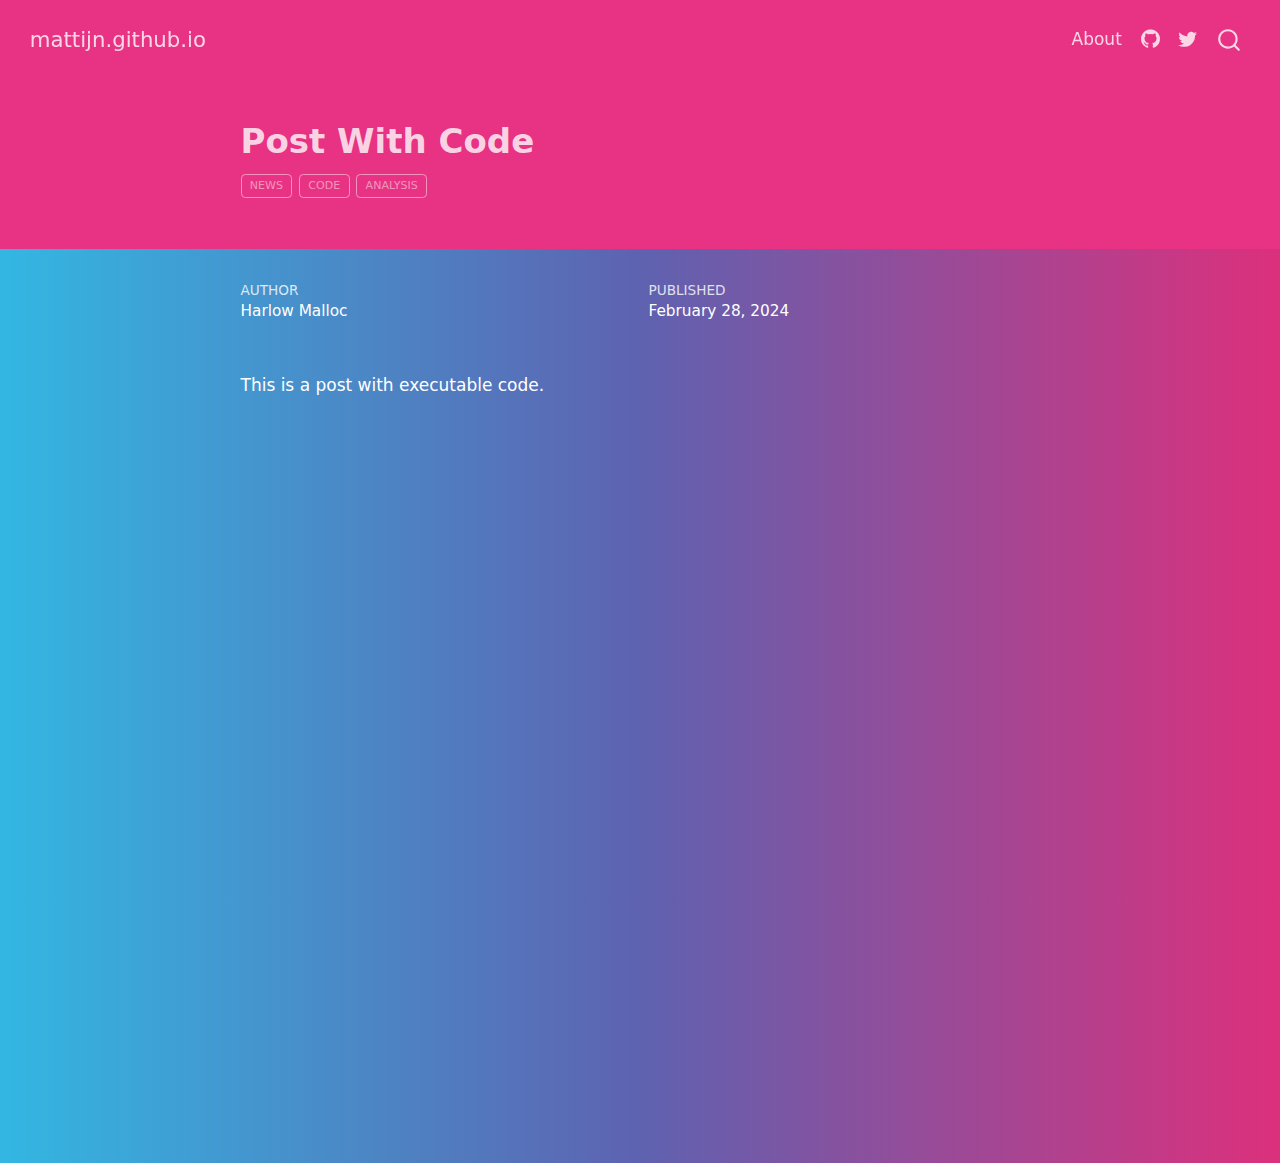
<file: docs/posts/post-with-code/index.html>
<!DOCTYPE html>
<html xmlns="http://www.w3.org/1999/xhtml" lang="en" xml:lang="en"><head>

<meta charset="utf-8">
<meta name="generator" content="quarto-1.4.550">

<meta name="viewport" content="width=device-width, initial-scale=1.0, user-scalable=yes">

<meta name="author" content="Harlow Malloc">
<meta name="dcterms.date" content="2024-02-28">

<title>mattijn.github.io - Post With Code</title>
<style>
code{white-space: pre-wrap;}
span.smallcaps{font-variant: small-caps;}
div.columns{display: flex; gap: min(4vw, 1.5em);}
div.column{flex: auto; overflow-x: auto;}
div.hanging-indent{margin-left: 1.5em; text-indent: -1.5em;}
ul.task-list{list-style: none;}
ul.task-list li input[type="checkbox"] {
  width: 0.8em;
  margin: 0 0.8em 0.2em -1em; /* quarto-specific, see https://github.com/quarto-dev/quarto-cli/issues/4556 */ 
  vertical-align: middle;
}
</style>


<script src="../../site_libs/quarto-nav/quarto-nav.js"></script>
<script src="../../site_libs/quarto-nav/headroom.min.js"></script>
<script src="../../site_libs/clipboard/clipboard.min.js"></script>
<script src="../../site_libs/quarto-search/autocomplete.umd.js"></script>
<script src="../../site_libs/quarto-search/fuse.min.js"></script>
<script src="../../site_libs/quarto-search/quarto-search.js"></script>
<meta name="quarto:offset" content="../../">
<script src="../../site_libs/quarto-html/quarto.js"></script>
<script src="../../site_libs/quarto-html/popper.min.js"></script>
<script src="../../site_libs/quarto-html/tippy.umd.min.js"></script>
<script src="../../site_libs/quarto-html/anchor.min.js"></script>
<link href="../../site_libs/quarto-html/tippy.css" rel="stylesheet">
<link href="../../site_libs/quarto-html/quarto-syntax-highlighting.css" rel="stylesheet" id="quarto-text-highlighting-styles">
<script src="../../site_libs/bootstrap/bootstrap.min.js"></script>
<link href="../../site_libs/bootstrap/bootstrap-icons.css" rel="stylesheet">
<link href="../../site_libs/bootstrap/bootstrap.min.css" rel="stylesheet" id="quarto-bootstrap" data-mode="light">
<script id="quarto-search-options" type="application/json">{
  "location": "navbar",
  "copy-button": false,
  "collapse-after": 3,
  "panel-placement": "end",
  "type": "overlay",
  "limit": 50,
  "keyboard-shortcut": [
    "f",
    "/",
    "s"
  ],
  "show-item-context": false,
  "language": {
    "search-no-results-text": "No results",
    "search-matching-documents-text": "matching documents",
    "search-copy-link-title": "Copy link to search",
    "search-hide-matches-text": "Hide additional matches",
    "search-more-match-text": "more match in this document",
    "search-more-matches-text": "more matches in this document",
    "search-clear-button-title": "Clear",
    "search-text-placeholder": "",
    "search-detached-cancel-button-title": "Cancel",
    "search-submit-button-title": "Submit",
    "search-label": "Search"
  }
}</script>


<link rel="stylesheet" href="../../styles.css">
</head>

<body class="nav-fixed fullcontent">

<div id="quarto-search-results"></div>
  <header id="quarto-header" class="headroom fixed-top quarto-banner">
    <nav class="navbar navbar-expand-lg " data-bs-theme="dark">
      <div class="navbar-container container-fluid">
      <div class="navbar-brand-container mx-auto">
    <a class="navbar-brand" href="../../index.html">
    <span class="navbar-title">mattijn.github.io</span>
    </a>
  </div>
            <div id="quarto-search" class="" title="Search"></div>
          <button class="navbar-toggler" type="button" data-bs-toggle="collapse" data-bs-target="#navbarCollapse" aria-controls="navbarCollapse" aria-expanded="false" aria-label="Toggle navigation" onclick="if (window.quartoToggleHeadroom) { window.quartoToggleHeadroom(); }">
  <span class="navbar-toggler-icon"></span>
</button>
          <div class="collapse navbar-collapse" id="navbarCollapse">
            <ul class="navbar-nav navbar-nav-scroll ms-auto">
  <li class="nav-item">
    <a class="nav-link" href="../../about.html"> 
<span class="menu-text">About</span></a>
  </li>  
  <li class="nav-item compact">
    <a class="nav-link" href="https://github.com/"> <i class="bi bi-github" role="img">
</i> 
<span class="menu-text"></span></a>
  </li>  
  <li class="nav-item compact">
    <a class="nav-link" href="https://twitter.com"> <i class="bi bi-twitter" role="img">
</i> 
<span class="menu-text"></span></a>
  </li>  
</ul>
          </div> <!-- /navcollapse -->
          <div class="quarto-navbar-tools">
</div>
      </div> <!-- /container-fluid -->
    </nav>
</header>
<!-- content -->
<header id="title-block-header" class="quarto-title-block default page-columns page-full">
  <div class="quarto-title-banner page-columns page-full">
    <div class="quarto-title column-body">
      <h1 class="title">Post With Code</h1>
                                <div class="quarto-categories">
                <div class="quarto-category">news</div>
                <div class="quarto-category">code</div>
                <div class="quarto-category">analysis</div>
              </div>
                  </div>
  </div>
    
  
  <div class="quarto-title-meta">

      <div>
      <div class="quarto-title-meta-heading">Author</div>
      <div class="quarto-title-meta-contents">
               <p>Harlow Malloc </p>
            </div>
    </div>
      
      <div>
      <div class="quarto-title-meta-heading">Published</div>
      <div class="quarto-title-meta-contents">
        <p class="date">February 28, 2024</p>
      </div>
    </div>
    
      
    </div>
    
  
  </header><div id="quarto-content" class="quarto-container page-columns page-rows-contents page-layout-article page-navbar">
<!-- sidebar -->
<!-- margin-sidebar -->
    
<!-- main -->
<main class="content quarto-banner-title-block" id="quarto-document-content">





<p>This is a post with executable code.</p>



</main> <!-- /main -->
<script id="quarto-html-after-body" type="application/javascript">
window.document.addEventListener("DOMContentLoaded", function (event) {
  const toggleBodyColorMode = (bsSheetEl) => {
    const mode = bsSheetEl.getAttribute("data-mode");
    const bodyEl = window.document.querySelector("body");
    if (mode === "dark") {
      bodyEl.classList.add("quarto-dark");
      bodyEl.classList.remove("quarto-light");
    } else {
      bodyEl.classList.add("quarto-light");
      bodyEl.classList.remove("quarto-dark");
    }
  }
  const toggleBodyColorPrimary = () => {
    const bsSheetEl = window.document.querySelector("link#quarto-bootstrap");
    if (bsSheetEl) {
      toggleBodyColorMode(bsSheetEl);
    }
  }
  toggleBodyColorPrimary();  
  const icon = "";
  const anchorJS = new window.AnchorJS();
  anchorJS.options = {
    placement: 'right',
    icon: icon
  };
  anchorJS.add('.anchored');
  const isCodeAnnotation = (el) => {
    for (const clz of el.classList) {
      if (clz.startsWith('code-annotation-')) {                     
        return true;
      }
    }
    return false;
  }
  const clipboard = new window.ClipboardJS('.code-copy-button', {
    text: function(trigger) {
      const codeEl = trigger.previousElementSibling.cloneNode(true);
      for (const childEl of codeEl.children) {
        if (isCodeAnnotation(childEl)) {
          childEl.remove();
        }
      }
      return codeEl.innerText;
    }
  });
  clipboard.on('success', function(e) {
    // button target
    const button = e.trigger;
    // don't keep focus
    button.blur();
    // flash "checked"
    button.classList.add('code-copy-button-checked');
    var currentTitle = button.getAttribute("title");
    button.setAttribute("title", "Copied!");
    let tooltip;
    if (window.bootstrap) {
      button.setAttribute("data-bs-toggle", "tooltip");
      button.setAttribute("data-bs-placement", "left");
      button.setAttribute("data-bs-title", "Copied!");
      tooltip = new bootstrap.Tooltip(button, 
        { trigger: "manual", 
          customClass: "code-copy-button-tooltip",
          offset: [0, -8]});
      tooltip.show();    
    }
    setTimeout(function() {
      if (tooltip) {
        tooltip.hide();
        button.removeAttribute("data-bs-title");
        button.removeAttribute("data-bs-toggle");
        button.removeAttribute("data-bs-placement");
      }
      button.setAttribute("title", currentTitle);
      button.classList.remove('code-copy-button-checked');
    }, 1000);
    // clear code selection
    e.clearSelection();
  });
  function tippyHover(el, contentFn, onTriggerFn, onUntriggerFn) {
    const config = {
      allowHTML: true,
      maxWidth: 500,
      delay: 100,
      arrow: false,
      appendTo: function(el) {
          return el.parentElement;
      },
      interactive: true,
      interactiveBorder: 10,
      theme: 'quarto',
      placement: 'bottom-start',
    };
    if (contentFn) {
      config.content = contentFn;
    }
    if (onTriggerFn) {
      config.onTrigger = onTriggerFn;
    }
    if (onUntriggerFn) {
      config.onUntrigger = onUntriggerFn;
    }
    window.tippy(el, config); 
  }
  const noterefs = window.document.querySelectorAll('a[role="doc-noteref"]');
  for (var i=0; i<noterefs.length; i++) {
    const ref = noterefs[i];
    tippyHover(ref, function() {
      // use id or data attribute instead here
      let href = ref.getAttribute('data-footnote-href') || ref.getAttribute('href');
      try { href = new URL(href).hash; } catch {}
      const id = href.replace(/^#\/?/, "");
      const note = window.document.getElementById(id);
      return note.innerHTML;
    });
  }
  const xrefs = window.document.querySelectorAll('a.quarto-xref');
  const processXRef = (id, note) => {
    // Strip column container classes
    const stripColumnClz = (el) => {
      el.classList.remove("page-full", "page-columns");
      if (el.children) {
        for (const child of el.children) {
          stripColumnClz(child);
        }
      }
    }
    stripColumnClz(note)
    if (id === null || id.startsWith('sec-')) {
      // Special case sections, only their first couple elements
      const container = document.createElement("div");
      if (note.children && note.children.length > 2) {
        container.appendChild(note.children[0].cloneNode(true));
        for (let i = 1; i < note.children.length; i++) {
          const child = note.children[i];
          if (child.tagName === "P" && child.innerText === "") {
            continue;
          } else {
            container.appendChild(child.cloneNode(true));
            break;
          }
        }
        if (window.Quarto?.typesetMath) {
          window.Quarto.typesetMath(container);
        }
        return container.innerHTML
      } else {
        if (window.Quarto?.typesetMath) {
          window.Quarto.typesetMath(note);
        }
        return note.innerHTML;
      }
    } else {
      // Remove any anchor links if they are present
      const anchorLink = note.querySelector('a.anchorjs-link');
      if (anchorLink) {
        anchorLink.remove();
      }
      if (window.Quarto?.typesetMath) {
        window.Quarto.typesetMath(note);
      }
      // TODO in 1.5, we should make sure this works without a callout special case
      if (note.classList.contains("callout")) {
        return note.outerHTML;
      } else {
        return note.innerHTML;
      }
    }
  }
  for (var i=0; i<xrefs.length; i++) {
    const xref = xrefs[i];
    tippyHover(xref, undefined, function(instance) {
      instance.disable();
      let url = xref.getAttribute('href');
      let hash = undefined; 
      if (url.startsWith('#')) {
        hash = url;
      } else {
        try { hash = new URL(url).hash; } catch {}
      }
      if (hash) {
        const id = hash.replace(/^#\/?/, "");
        const note = window.document.getElementById(id);
        if (note !== null) {
          try {
            const html = processXRef(id, note.cloneNode(true));
            instance.setContent(html);
          } finally {
            instance.enable();
            instance.show();
          }
        } else {
          // See if we can fetch this
          fetch(url.split('#')[0])
          .then(res => res.text())
          .then(html => {
            const parser = new DOMParser();
            const htmlDoc = parser.parseFromString(html, "text/html");
            const note = htmlDoc.getElementById(id);
            if (note !== null) {
              const html = processXRef(id, note);
              instance.setContent(html);
            } 
          }).finally(() => {
            instance.enable();
            instance.show();
          });
        }
      } else {
        // See if we can fetch a full url (with no hash to target)
        // This is a special case and we should probably do some content thinning / targeting
        fetch(url)
        .then(res => res.text())
        .then(html => {
          const parser = new DOMParser();
          const htmlDoc = parser.parseFromString(html, "text/html");
          const note = htmlDoc.querySelector('main.content');
          if (note !== null) {
            // This should only happen for chapter cross references
            // (since there is no id in the URL)
            // remove the first header
            if (note.children.length > 0 && note.children[0].tagName === "HEADER") {
              note.children[0].remove();
            }
            const html = processXRef(null, note);
            instance.setContent(html);
          } 
        }).finally(() => {
          instance.enable();
          instance.show();
        });
      }
    }, function(instance) {
    });
  }
      let selectedAnnoteEl;
      const selectorForAnnotation = ( cell, annotation) => {
        let cellAttr = 'data-code-cell="' + cell + '"';
        let lineAttr = 'data-code-annotation="' +  annotation + '"';
        const selector = 'span[' + cellAttr + '][' + lineAttr + ']';
        return selector;
      }
      const selectCodeLines = (annoteEl) => {
        const doc = window.document;
        const targetCell = annoteEl.getAttribute("data-target-cell");
        const targetAnnotation = annoteEl.getAttribute("data-target-annotation");
        const annoteSpan = window.document.querySelector(selectorForAnnotation(targetCell, targetAnnotation));
        const lines = annoteSpan.getAttribute("data-code-lines").split(",");
        const lineIds = lines.map((line) => {
          return targetCell + "-" + line;
        })
        let top = null;
        let height = null;
        let parent = null;
        if (lineIds.length > 0) {
            //compute the position of the single el (top and bottom and make a div)
            const el = window.document.getElementById(lineIds[0]);
            top = el.offsetTop;
            height = el.offsetHeight;
            parent = el.parentElement.parentElement;
          if (lineIds.length > 1) {
            const lastEl = window.document.getElementById(lineIds[lineIds.length - 1]);
            const bottom = lastEl.offsetTop + lastEl.offsetHeight;
            height = bottom - top;
          }
          if (top !== null && height !== null && parent !== null) {
            // cook up a div (if necessary) and position it 
            let div = window.document.getElementById("code-annotation-line-highlight");
            if (div === null) {
              div = window.document.createElement("div");
              div.setAttribute("id", "code-annotation-line-highlight");
              div.style.position = 'absolute';
              parent.appendChild(div);
            }
            div.style.top = top - 2 + "px";
            div.style.height = height + 4 + "px";
            div.style.left = 0;
            let gutterDiv = window.document.getElementById("code-annotation-line-highlight-gutter");
            if (gutterDiv === null) {
              gutterDiv = window.document.createElement("div");
              gutterDiv.setAttribute("id", "code-annotation-line-highlight-gutter");
              gutterDiv.style.position = 'absolute';
              const codeCell = window.document.getElementById(targetCell);
              const gutter = codeCell.querySelector('.code-annotation-gutter');
              gutter.appendChild(gutterDiv);
            }
            gutterDiv.style.top = top - 2 + "px";
            gutterDiv.style.height = height + 4 + "px";
          }
          selectedAnnoteEl = annoteEl;
        }
      };
      const unselectCodeLines = () => {
        const elementsIds = ["code-annotation-line-highlight", "code-annotation-line-highlight-gutter"];
        elementsIds.forEach((elId) => {
          const div = window.document.getElementById(elId);
          if (div) {
            div.remove();
          }
        });
        selectedAnnoteEl = undefined;
      };
        // Handle positioning of the toggle
    window.addEventListener(
      "resize",
      throttle(() => {
        elRect = undefined;
        if (selectedAnnoteEl) {
          selectCodeLines(selectedAnnoteEl);
        }
      }, 10)
    );
    function throttle(fn, ms) {
    let throttle = false;
    let timer;
      return (...args) => {
        if(!throttle) { // first call gets through
            fn.apply(this, args);
            throttle = true;
        } else { // all the others get throttled
            if(timer) clearTimeout(timer); // cancel #2
            timer = setTimeout(() => {
              fn.apply(this, args);
              timer = throttle = false;
            }, ms);
        }
      };
    }
      // Attach click handler to the DT
      const annoteDls = window.document.querySelectorAll('dt[data-target-cell]');
      for (const annoteDlNode of annoteDls) {
        annoteDlNode.addEventListener('click', (event) => {
          const clickedEl = event.target;
          if (clickedEl !== selectedAnnoteEl) {
            unselectCodeLines();
            const activeEl = window.document.querySelector('dt[data-target-cell].code-annotation-active');
            if (activeEl) {
              activeEl.classList.remove('code-annotation-active');
            }
            selectCodeLines(clickedEl);
            clickedEl.classList.add('code-annotation-active');
          } else {
            // Unselect the line
            unselectCodeLines();
            clickedEl.classList.remove('code-annotation-active');
          }
        });
      }
  const findCites = (el) => {
    const parentEl = el.parentElement;
    if (parentEl) {
      const cites = parentEl.dataset.cites;
      if (cites) {
        return {
          el,
          cites: cites.split(' ')
        };
      } else {
        return findCites(el.parentElement)
      }
    } else {
      return undefined;
    }
  };
  var bibliorefs = window.document.querySelectorAll('a[role="doc-biblioref"]');
  for (var i=0; i<bibliorefs.length; i++) {
    const ref = bibliorefs[i];
    const citeInfo = findCites(ref);
    if (citeInfo) {
      tippyHover(citeInfo.el, function() {
        var popup = window.document.createElement('div');
        citeInfo.cites.forEach(function(cite) {
          var citeDiv = window.document.createElement('div');
          citeDiv.classList.add('hanging-indent');
          citeDiv.classList.add('csl-entry');
          var biblioDiv = window.document.getElementById('ref-' + cite);
          if (biblioDiv) {
            citeDiv.innerHTML = biblioDiv.innerHTML;
          }
          popup.appendChild(citeDiv);
        });
        return popup.innerHTML;
      });
    }
  }
});
</script>
</div> <!-- /content -->




</body></html>
</file>
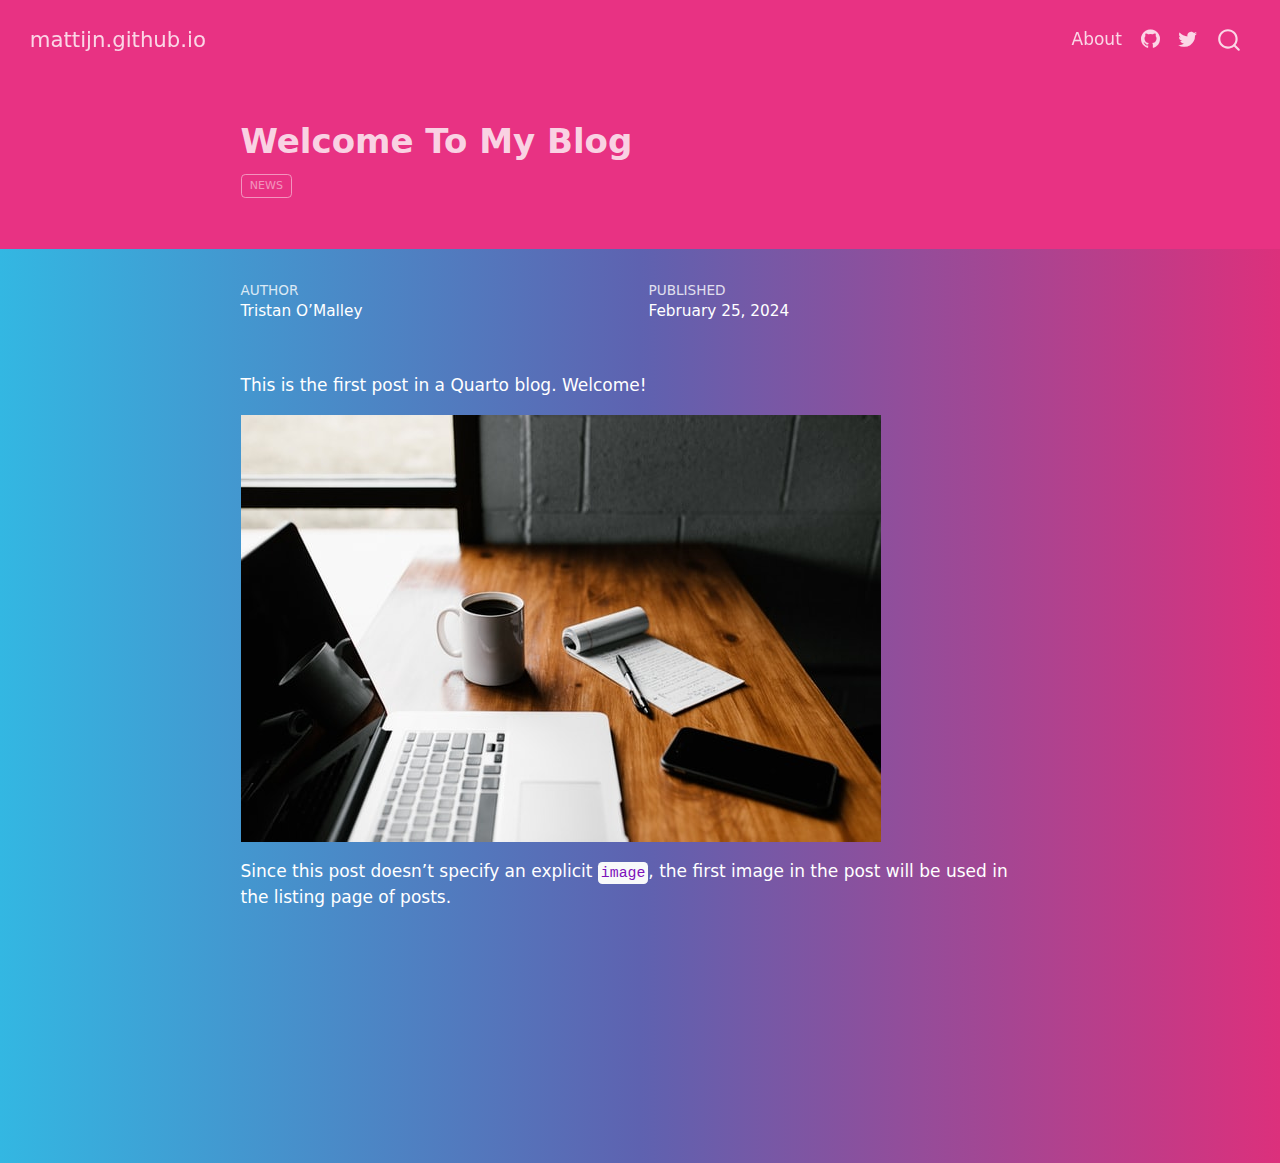
<file: docs/posts/welcome/index.html>
<!DOCTYPE html>
<html xmlns="http://www.w3.org/1999/xhtml" lang="en" xml:lang="en"><head>

<meta charset="utf-8">
<meta name="generator" content="quarto-1.4.550">

<meta name="viewport" content="width=device-width, initial-scale=1.0, user-scalable=yes">

<meta name="author" content="Tristan O’Malley">
<meta name="dcterms.date" content="2024-02-25">

<title>mattijn.github.io - Welcome To My Blog</title>
<style>
code{white-space: pre-wrap;}
span.smallcaps{font-variant: small-caps;}
div.columns{display: flex; gap: min(4vw, 1.5em);}
div.column{flex: auto; overflow-x: auto;}
div.hanging-indent{margin-left: 1.5em; text-indent: -1.5em;}
ul.task-list{list-style: none;}
ul.task-list li input[type="checkbox"] {
  width: 0.8em;
  margin: 0 0.8em 0.2em -1em; /* quarto-specific, see https://github.com/quarto-dev/quarto-cli/issues/4556 */ 
  vertical-align: middle;
}
</style>


<script src="../../site_libs/quarto-nav/quarto-nav.js"></script>
<script src="../../site_libs/quarto-nav/headroom.min.js"></script>
<script src="../../site_libs/clipboard/clipboard.min.js"></script>
<script src="../../site_libs/quarto-search/autocomplete.umd.js"></script>
<script src="../../site_libs/quarto-search/fuse.min.js"></script>
<script src="../../site_libs/quarto-search/quarto-search.js"></script>
<meta name="quarto:offset" content="../../">
<script src="../../site_libs/quarto-html/quarto.js"></script>
<script src="../../site_libs/quarto-html/popper.min.js"></script>
<script src="../../site_libs/quarto-html/tippy.umd.min.js"></script>
<script src="../../site_libs/quarto-html/anchor.min.js"></script>
<link href="../../site_libs/quarto-html/tippy.css" rel="stylesheet">
<link href="../../site_libs/quarto-html/quarto-syntax-highlighting.css" rel="stylesheet" id="quarto-text-highlighting-styles">
<script src="../../site_libs/bootstrap/bootstrap.min.js"></script>
<link href="../../site_libs/bootstrap/bootstrap-icons.css" rel="stylesheet">
<link href="../../site_libs/bootstrap/bootstrap.min.css" rel="stylesheet" id="quarto-bootstrap" data-mode="light">
<script id="quarto-search-options" type="application/json">{
  "location": "navbar",
  "copy-button": false,
  "collapse-after": 3,
  "panel-placement": "end",
  "type": "overlay",
  "limit": 50,
  "keyboard-shortcut": [
    "f",
    "/",
    "s"
  ],
  "show-item-context": false,
  "language": {
    "search-no-results-text": "No results",
    "search-matching-documents-text": "matching documents",
    "search-copy-link-title": "Copy link to search",
    "search-hide-matches-text": "Hide additional matches",
    "search-more-match-text": "more match in this document",
    "search-more-matches-text": "more matches in this document",
    "search-clear-button-title": "Clear",
    "search-text-placeholder": "",
    "search-detached-cancel-button-title": "Cancel",
    "search-submit-button-title": "Submit",
    "search-label": "Search"
  }
}</script>


<link rel="stylesheet" href="../../styles.css">
</head>

<body class="nav-fixed fullcontent">

<div id="quarto-search-results"></div>
  <header id="quarto-header" class="headroom fixed-top quarto-banner">
    <nav class="navbar navbar-expand-lg " data-bs-theme="dark">
      <div class="navbar-container container-fluid">
      <div class="navbar-brand-container mx-auto">
    <a class="navbar-brand" href="../../index.html">
    <span class="navbar-title">mattijn.github.io</span>
    </a>
  </div>
            <div id="quarto-search" class="" title="Search"></div>
          <button class="navbar-toggler" type="button" data-bs-toggle="collapse" data-bs-target="#navbarCollapse" aria-controls="navbarCollapse" aria-expanded="false" aria-label="Toggle navigation" onclick="if (window.quartoToggleHeadroom) { window.quartoToggleHeadroom(); }">
  <span class="navbar-toggler-icon"></span>
</button>
          <div class="collapse navbar-collapse" id="navbarCollapse">
            <ul class="navbar-nav navbar-nav-scroll ms-auto">
  <li class="nav-item">
    <a class="nav-link" href="../../about.html"> 
<span class="menu-text">About</span></a>
  </li>  
  <li class="nav-item compact">
    <a class="nav-link" href="https://github.com/"> <i class="bi bi-github" role="img">
</i> 
<span class="menu-text"></span></a>
  </li>  
  <li class="nav-item compact">
    <a class="nav-link" href="https://twitter.com"> <i class="bi bi-twitter" role="img">
</i> 
<span class="menu-text"></span></a>
  </li>  
</ul>
          </div> <!-- /navcollapse -->
          <div class="quarto-navbar-tools">
</div>
      </div> <!-- /container-fluid -->
    </nav>
</header>
<!-- content -->
<header id="title-block-header" class="quarto-title-block default page-columns page-full">
  <div class="quarto-title-banner page-columns page-full">
    <div class="quarto-title column-body">
      <h1 class="title">Welcome To My Blog</h1>
                                <div class="quarto-categories">
                <div class="quarto-category">news</div>
              </div>
                  </div>
  </div>
    
  
  <div class="quarto-title-meta">

      <div>
      <div class="quarto-title-meta-heading">Author</div>
      <div class="quarto-title-meta-contents">
               <p>Tristan O’Malley </p>
            </div>
    </div>
      
      <div>
      <div class="quarto-title-meta-heading">Published</div>
      <div class="quarto-title-meta-contents">
        <p class="date">February 25, 2024</p>
      </div>
    </div>
    
      
    </div>
    
  
  </header><div id="quarto-content" class="quarto-container page-columns page-rows-contents page-layout-article page-navbar">
<!-- sidebar -->
<!-- margin-sidebar -->
    
<!-- main -->
<main class="content quarto-banner-title-block" id="quarto-document-content">





<p>This is the first post in a Quarto blog. Welcome!</p>
<p><img src="thumbnail.jpg" class="img-fluid"></p>
<p>Since this post doesn’t specify an explicit <code>image</code>, the first image in the post will be used in the listing page of posts.</p>



</main> <!-- /main -->
<script id="quarto-html-after-body" type="application/javascript">
window.document.addEventListener("DOMContentLoaded", function (event) {
  const toggleBodyColorMode = (bsSheetEl) => {
    const mode = bsSheetEl.getAttribute("data-mode");
    const bodyEl = window.document.querySelector("body");
    if (mode === "dark") {
      bodyEl.classList.add("quarto-dark");
      bodyEl.classList.remove("quarto-light");
    } else {
      bodyEl.classList.add("quarto-light");
      bodyEl.classList.remove("quarto-dark");
    }
  }
  const toggleBodyColorPrimary = () => {
    const bsSheetEl = window.document.querySelector("link#quarto-bootstrap");
    if (bsSheetEl) {
      toggleBodyColorMode(bsSheetEl);
    }
  }
  toggleBodyColorPrimary();  
  const icon = "";
  const anchorJS = new window.AnchorJS();
  anchorJS.options = {
    placement: 'right',
    icon: icon
  };
  anchorJS.add('.anchored');
  const isCodeAnnotation = (el) => {
    for (const clz of el.classList) {
      if (clz.startsWith('code-annotation-')) {                     
        return true;
      }
    }
    return false;
  }
  const clipboard = new window.ClipboardJS('.code-copy-button', {
    text: function(trigger) {
      const codeEl = trigger.previousElementSibling.cloneNode(true);
      for (const childEl of codeEl.children) {
        if (isCodeAnnotation(childEl)) {
          childEl.remove();
        }
      }
      return codeEl.innerText;
    }
  });
  clipboard.on('success', function(e) {
    // button target
    const button = e.trigger;
    // don't keep focus
    button.blur();
    // flash "checked"
    button.classList.add('code-copy-button-checked');
    var currentTitle = button.getAttribute("title");
    button.setAttribute("title", "Copied!");
    let tooltip;
    if (window.bootstrap) {
      button.setAttribute("data-bs-toggle", "tooltip");
      button.setAttribute("data-bs-placement", "left");
      button.setAttribute("data-bs-title", "Copied!");
      tooltip = new bootstrap.Tooltip(button, 
        { trigger: "manual", 
          customClass: "code-copy-button-tooltip",
          offset: [0, -8]});
      tooltip.show();    
    }
    setTimeout(function() {
      if (tooltip) {
        tooltip.hide();
        button.removeAttribute("data-bs-title");
        button.removeAttribute("data-bs-toggle");
        button.removeAttribute("data-bs-placement");
      }
      button.setAttribute("title", currentTitle);
      button.classList.remove('code-copy-button-checked');
    }, 1000);
    // clear code selection
    e.clearSelection();
  });
  function tippyHover(el, contentFn, onTriggerFn, onUntriggerFn) {
    const config = {
      allowHTML: true,
      maxWidth: 500,
      delay: 100,
      arrow: false,
      appendTo: function(el) {
          return el.parentElement;
      },
      interactive: true,
      interactiveBorder: 10,
      theme: 'quarto',
      placement: 'bottom-start',
    };
    if (contentFn) {
      config.content = contentFn;
    }
    if (onTriggerFn) {
      config.onTrigger = onTriggerFn;
    }
    if (onUntriggerFn) {
      config.onUntrigger = onUntriggerFn;
    }
    window.tippy(el, config); 
  }
  const noterefs = window.document.querySelectorAll('a[role="doc-noteref"]');
  for (var i=0; i<noterefs.length; i++) {
    const ref = noterefs[i];
    tippyHover(ref, function() {
      // use id or data attribute instead here
      let href = ref.getAttribute('data-footnote-href') || ref.getAttribute('href');
      try { href = new URL(href).hash; } catch {}
      const id = href.replace(/^#\/?/, "");
      const note = window.document.getElementById(id);
      return note.innerHTML;
    });
  }
  const xrefs = window.document.querySelectorAll('a.quarto-xref');
  const processXRef = (id, note) => {
    // Strip column container classes
    const stripColumnClz = (el) => {
      el.classList.remove("page-full", "page-columns");
      if (el.children) {
        for (const child of el.children) {
          stripColumnClz(child);
        }
      }
    }
    stripColumnClz(note)
    if (id === null || id.startsWith('sec-')) {
      // Special case sections, only their first couple elements
      const container = document.createElement("div");
      if (note.children && note.children.length > 2) {
        container.appendChild(note.children[0].cloneNode(true));
        for (let i = 1; i < note.children.length; i++) {
          const child = note.children[i];
          if (child.tagName === "P" && child.innerText === "") {
            continue;
          } else {
            container.appendChild(child.cloneNode(true));
            break;
          }
        }
        if (window.Quarto?.typesetMath) {
          window.Quarto.typesetMath(container);
        }
        return container.innerHTML
      } else {
        if (window.Quarto?.typesetMath) {
          window.Quarto.typesetMath(note);
        }
        return note.innerHTML;
      }
    } else {
      // Remove any anchor links if they are present
      const anchorLink = note.querySelector('a.anchorjs-link');
      if (anchorLink) {
        anchorLink.remove();
      }
      if (window.Quarto?.typesetMath) {
        window.Quarto.typesetMath(note);
      }
      // TODO in 1.5, we should make sure this works without a callout special case
      if (note.classList.contains("callout")) {
        return note.outerHTML;
      } else {
        return note.innerHTML;
      }
    }
  }
  for (var i=0; i<xrefs.length; i++) {
    const xref = xrefs[i];
    tippyHover(xref, undefined, function(instance) {
      instance.disable();
      let url = xref.getAttribute('href');
      let hash = undefined; 
      if (url.startsWith('#')) {
        hash = url;
      } else {
        try { hash = new URL(url).hash; } catch {}
      }
      if (hash) {
        const id = hash.replace(/^#\/?/, "");
        const note = window.document.getElementById(id);
        if (note !== null) {
          try {
            const html = processXRef(id, note.cloneNode(true));
            instance.setContent(html);
          } finally {
            instance.enable();
            instance.show();
          }
        } else {
          // See if we can fetch this
          fetch(url.split('#')[0])
          .then(res => res.text())
          .then(html => {
            const parser = new DOMParser();
            const htmlDoc = parser.parseFromString(html, "text/html");
            const note = htmlDoc.getElementById(id);
            if (note !== null) {
              const html = processXRef(id, note);
              instance.setContent(html);
            } 
          }).finally(() => {
            instance.enable();
            instance.show();
          });
        }
      } else {
        // See if we can fetch a full url (with no hash to target)
        // This is a special case and we should probably do some content thinning / targeting
        fetch(url)
        .then(res => res.text())
        .then(html => {
          const parser = new DOMParser();
          const htmlDoc = parser.parseFromString(html, "text/html");
          const note = htmlDoc.querySelector('main.content');
          if (note !== null) {
            // This should only happen for chapter cross references
            // (since there is no id in the URL)
            // remove the first header
            if (note.children.length > 0 && note.children[0].tagName === "HEADER") {
              note.children[0].remove();
            }
            const html = processXRef(null, note);
            instance.setContent(html);
          } 
        }).finally(() => {
          instance.enable();
          instance.show();
        });
      }
    }, function(instance) {
    });
  }
      let selectedAnnoteEl;
      const selectorForAnnotation = ( cell, annotation) => {
        let cellAttr = 'data-code-cell="' + cell + '"';
        let lineAttr = 'data-code-annotation="' +  annotation + '"';
        const selector = 'span[' + cellAttr + '][' + lineAttr + ']';
        return selector;
      }
      const selectCodeLines = (annoteEl) => {
        const doc = window.document;
        const targetCell = annoteEl.getAttribute("data-target-cell");
        const targetAnnotation = annoteEl.getAttribute("data-target-annotation");
        const annoteSpan = window.document.querySelector(selectorForAnnotation(targetCell, targetAnnotation));
        const lines = annoteSpan.getAttribute("data-code-lines").split(",");
        const lineIds = lines.map((line) => {
          return targetCell + "-" + line;
        })
        let top = null;
        let height = null;
        let parent = null;
        if (lineIds.length > 0) {
            //compute the position of the single el (top and bottom and make a div)
            const el = window.document.getElementById(lineIds[0]);
            top = el.offsetTop;
            height = el.offsetHeight;
            parent = el.parentElement.parentElement;
          if (lineIds.length > 1) {
            const lastEl = window.document.getElementById(lineIds[lineIds.length - 1]);
            const bottom = lastEl.offsetTop + lastEl.offsetHeight;
            height = bottom - top;
          }
          if (top !== null && height !== null && parent !== null) {
            // cook up a div (if necessary) and position it 
            let div = window.document.getElementById("code-annotation-line-highlight");
            if (div === null) {
              div = window.document.createElement("div");
              div.setAttribute("id", "code-annotation-line-highlight");
              div.style.position = 'absolute';
              parent.appendChild(div);
            }
            div.style.top = top - 2 + "px";
            div.style.height = height + 4 + "px";
            div.style.left = 0;
            let gutterDiv = window.document.getElementById("code-annotation-line-highlight-gutter");
            if (gutterDiv === null) {
              gutterDiv = window.document.createElement("div");
              gutterDiv.setAttribute("id", "code-annotation-line-highlight-gutter");
              gutterDiv.style.position = 'absolute';
              const codeCell = window.document.getElementById(targetCell);
              const gutter = codeCell.querySelector('.code-annotation-gutter');
              gutter.appendChild(gutterDiv);
            }
            gutterDiv.style.top = top - 2 + "px";
            gutterDiv.style.height = height + 4 + "px";
          }
          selectedAnnoteEl = annoteEl;
        }
      };
      const unselectCodeLines = () => {
        const elementsIds = ["code-annotation-line-highlight", "code-annotation-line-highlight-gutter"];
        elementsIds.forEach((elId) => {
          const div = window.document.getElementById(elId);
          if (div) {
            div.remove();
          }
        });
        selectedAnnoteEl = undefined;
      };
        // Handle positioning of the toggle
    window.addEventListener(
      "resize",
      throttle(() => {
        elRect = undefined;
        if (selectedAnnoteEl) {
          selectCodeLines(selectedAnnoteEl);
        }
      }, 10)
    );
    function throttle(fn, ms) {
    let throttle = false;
    let timer;
      return (...args) => {
        if(!throttle) { // first call gets through
            fn.apply(this, args);
            throttle = true;
        } else { // all the others get throttled
            if(timer) clearTimeout(timer); // cancel #2
            timer = setTimeout(() => {
              fn.apply(this, args);
              timer = throttle = false;
            }, ms);
        }
      };
    }
      // Attach click handler to the DT
      const annoteDls = window.document.querySelectorAll('dt[data-target-cell]');
      for (const annoteDlNode of annoteDls) {
        annoteDlNode.addEventListener('click', (event) => {
          const clickedEl = event.target;
          if (clickedEl !== selectedAnnoteEl) {
            unselectCodeLines();
            const activeEl = window.document.querySelector('dt[data-target-cell].code-annotation-active');
            if (activeEl) {
              activeEl.classList.remove('code-annotation-active');
            }
            selectCodeLines(clickedEl);
            clickedEl.classList.add('code-annotation-active');
          } else {
            // Unselect the line
            unselectCodeLines();
            clickedEl.classList.remove('code-annotation-active');
          }
        });
      }
  const findCites = (el) => {
    const parentEl = el.parentElement;
    if (parentEl) {
      const cites = parentEl.dataset.cites;
      if (cites) {
        return {
          el,
          cites: cites.split(' ')
        };
      } else {
        return findCites(el.parentElement)
      }
    } else {
      return undefined;
    }
  };
  var bibliorefs = window.document.querySelectorAll('a[role="doc-biblioref"]');
  for (var i=0; i<bibliorefs.length; i++) {
    const ref = bibliorefs[i];
    const citeInfo = findCites(ref);
    if (citeInfo) {
      tippyHover(citeInfo.el, function() {
        var popup = window.document.createElement('div');
        citeInfo.cites.forEach(function(cite) {
          var citeDiv = window.document.createElement('div');
          citeDiv.classList.add('hanging-indent');
          citeDiv.classList.add('csl-entry');
          var biblioDiv = window.document.getElementById('ref-' + cite);
          if (biblioDiv) {
            citeDiv.innerHTML = biblioDiv.innerHTML;
          }
          popup.appendChild(citeDiv);
        });
        return popup.innerHTML;
      });
    }
  }
});
</script>
</div> <!-- /content -->




</body></html>
</file>
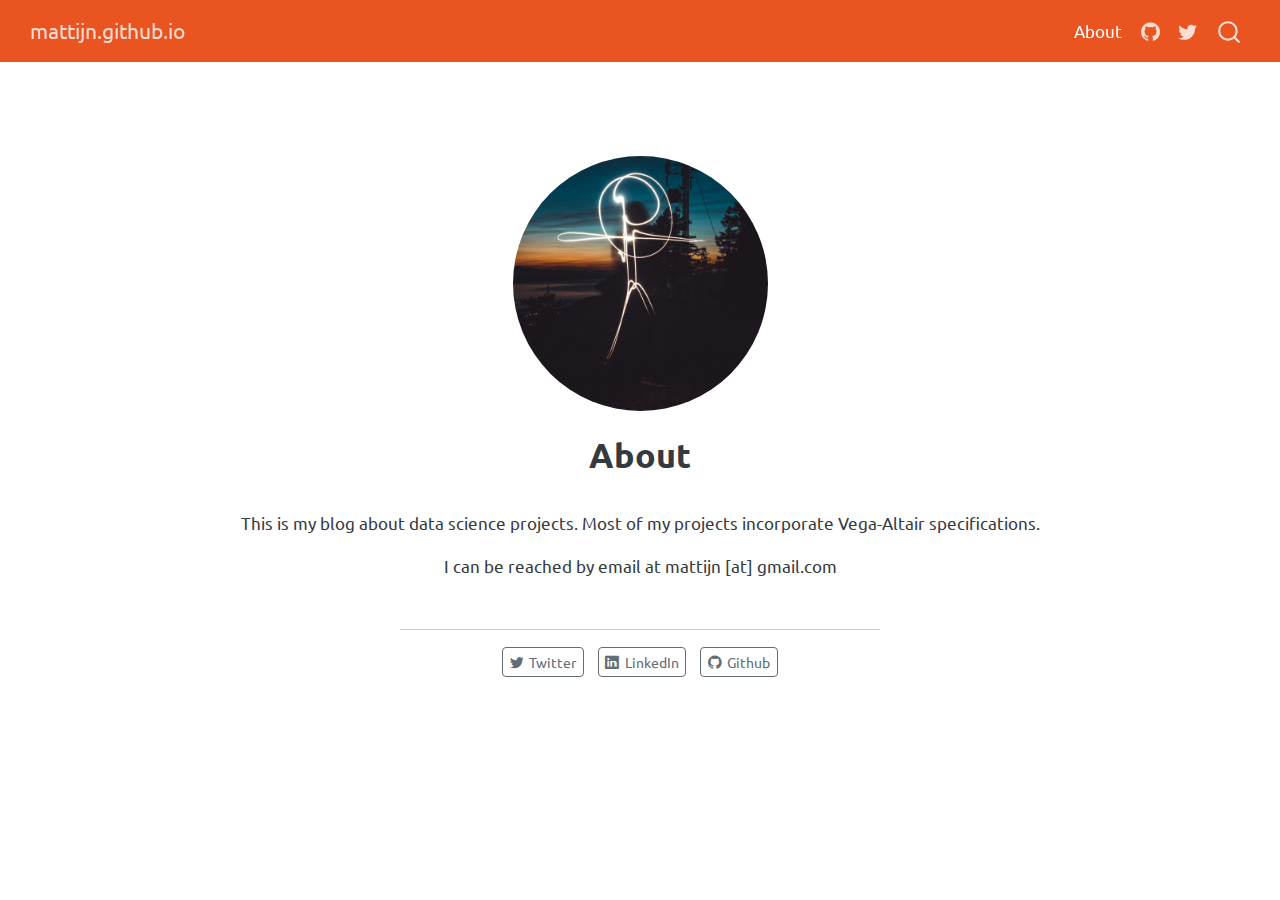
<file: about.html>
<!DOCTYPE html>
<html xmlns="http://www.w3.org/1999/xhtml" lang="en" xml:lang="en"><head>

<meta charset="utf-8">
<meta name="generator" content="quarto-1.4.550">

<meta name="viewport" content="width=device-width, initial-scale=1.0, user-scalable=yes">


<title>mattijn.github.io - About</title>
<style>
code{white-space: pre-wrap;}
span.smallcaps{font-variant: small-caps;}
div.columns{display: flex; gap: min(4vw, 1.5em);}
div.column{flex: auto; overflow-x: auto;}
div.hanging-indent{margin-left: 1.5em; text-indent: -1.5em;}
ul.task-list{list-style: none;}
ul.task-list li input[type="checkbox"] {
  width: 0.8em;
  margin: 0 0.8em 0.2em -1em; /* quarto-specific, see https://github.com/quarto-dev/quarto-cli/issues/4556 */ 
  vertical-align: middle;
}
</style>


<script src="site_libs/quarto-nav/quarto-nav.js"></script>
<script src="site_libs/quarto-nav/headroom.min.js"></script>
<script src="site_libs/clipboard/clipboard.min.js"></script>
<script src="site_libs/quarto-search/autocomplete.umd.js"></script>
<script src="site_libs/quarto-search/fuse.min.js"></script>
<script src="site_libs/quarto-search/quarto-search.js"></script>
<meta name="quarto:offset" content="./">
<script src="site_libs/quarto-html/quarto.js"></script>
<script src="site_libs/quarto-html/popper.min.js"></script>
<script src="site_libs/quarto-html/tippy.umd.min.js"></script>
<link href="site_libs/quarto-html/tippy.css" rel="stylesheet">
<link href="site_libs/quarto-html/quarto-syntax-highlighting.css" rel="stylesheet" id="quarto-text-highlighting-styles">
<script src="site_libs/bootstrap/bootstrap.min.js"></script>
<link href="site_libs/bootstrap/bootstrap-icons.css" rel="stylesheet">
<link href="site_libs/bootstrap/bootstrap.min.css" rel="stylesheet" id="quarto-bootstrap" data-mode="light">
<script id="quarto-search-options" type="application/json">{
  "location": "navbar",
  "copy-button": false,
  "collapse-after": 3,
  "panel-placement": "end",
  "type": "overlay",
  "limit": 50,
  "keyboard-shortcut": [
    "f",
    "/",
    "s"
  ],
  "show-item-context": false,
  "language": {
    "search-no-results-text": "No results",
    "search-matching-documents-text": "matching documents",
    "search-copy-link-title": "Copy link to search",
    "search-hide-matches-text": "Hide additional matches",
    "search-more-match-text": "more match in this document",
    "search-more-matches-text": "more matches in this document",
    "search-clear-button-title": "Clear",
    "search-text-placeholder": "",
    "search-detached-cancel-button-title": "Cancel",
    "search-submit-button-title": "Submit",
    "search-label": "Search"
  }
}</script>


<link rel="stylesheet" href="styles.css">
</head>

<body class="nav-fixed fullcontent">

<div id="quarto-search-results"></div>
  <header id="quarto-header" class="headroom fixed-top">
    <nav class="navbar navbar-expand-lg " data-bs-theme="dark">
      <div class="navbar-container container-fluid">
      <div class="navbar-brand-container mx-auto">
    <a class="navbar-brand" href="./index.html">
    <span class="navbar-title">mattijn.github.io</span>
    </a>
  </div>
            <div id="quarto-search" class="" title="Search"></div>
          <button class="navbar-toggler" type="button" data-bs-toggle="collapse" data-bs-target="#navbarCollapse" aria-controls="navbarCollapse" aria-expanded="false" aria-label="Toggle navigation" onclick="if (window.quartoToggleHeadroom) { window.quartoToggleHeadroom(); }">
  <span class="navbar-toggler-icon"></span>
</button>
          <div class="collapse navbar-collapse" id="navbarCollapse">
            <ul class="navbar-nav navbar-nav-scroll ms-auto">
  <li class="nav-item">
    <a class="nav-link active" href="./about.html" aria-current="page"> 
<span class="menu-text">About</span></a>
  </li>  
  <li class="nav-item compact">
    <a class="nav-link" href="https://github.com/mattijn"> <i class="bi bi-github" role="img">
</i> 
<span class="menu-text"></span></a>
  </li>  
  <li class="nav-item compact">
    <a class="nav-link" href="https://twitter.com/mattijnvhoek"> <i class="bi bi-twitter" role="img">
</i> 
<span class="menu-text"></span></a>
  </li>  
</ul>
          </div> <!-- /navcollapse -->
          <div class="quarto-navbar-tools">
</div>
      </div> <!-- /container-fluid -->
    </nav>
</header>
<!-- content -->
<div id="quarto-content" class="quarto-container page-columns page-rows-contents page-layout-article page-navbar">
<!-- sidebar -->
<!-- margin-sidebar -->
    
<!-- main -->
<div class="quarto-about-jolla content">
  <img src="profile.jpg" class="about-image
  round " style="height: 15em; width: 15em;">
 <header id="title-block-header" class="quarto-title-block default">
<div class="quarto-title">
<h1 class="title">About</h1>
</div>
<div class="quarto-title-meta">
  </div>
</header><main class="content" id="quarto-document-content">
<p>This is my blog about data science projects. Most of my projects incorporate Vega-Altair specifications.</p>
<p>I can be reached by email at mattijn [at] gmail.com</p>


</main> 
  <hr class="about-sep">
   <div class="about-links">
  <a href="https://twitter.com/mattijnvhoek" class="about-link" rel="" target="">
    <i class="bi bi-twitter"></i>
     <span class="about-link-text">Twitter</span>
  </a>
  <a href="https://www.linkedin.com/in/mvanhoek/" class="about-link" rel="" target="">
    <i class="bi bi-linkedin"></i>
     <span class="about-link-text">LinkedIn</span>
  </a>
  <a href="https://github.com/mattijn" class="about-link" rel="" target="">
    <i class="bi bi-github"></i>
     <span class="about-link-text">Github</span>
  </a>
</div>
</div>
 <!-- /main -->
<script id="quarto-html-after-body" type="application/javascript">
window.document.addEventListener("DOMContentLoaded", function (event) {
  const toggleBodyColorMode = (bsSheetEl) => {
    const mode = bsSheetEl.getAttribute("data-mode");
    const bodyEl = window.document.querySelector("body");
    if (mode === "dark") {
      bodyEl.classList.add("quarto-dark");
      bodyEl.classList.remove("quarto-light");
    } else {
      bodyEl.classList.add("quarto-light");
      bodyEl.classList.remove("quarto-dark");
    }
  }
  const toggleBodyColorPrimary = () => {
    const bsSheetEl = window.document.querySelector("link#quarto-bootstrap");
    if (bsSheetEl) {
      toggleBodyColorMode(bsSheetEl);
    }
  }
  toggleBodyColorPrimary();  
  const isCodeAnnotation = (el) => {
    for (const clz of el.classList) {
      if (clz.startsWith('code-annotation-')) {                     
        return true;
      }
    }
    return false;
  }
  const clipboard = new window.ClipboardJS('.code-copy-button', {
    text: function(trigger) {
      const codeEl = trigger.previousElementSibling.cloneNode(true);
      for (const childEl of codeEl.children) {
        if (isCodeAnnotation(childEl)) {
          childEl.remove();
        }
      }
      return codeEl.innerText;
    }
  });
  clipboard.on('success', function(e) {
    // button target
    const button = e.trigger;
    // don't keep focus
    button.blur();
    // flash "checked"
    button.classList.add('code-copy-button-checked');
    var currentTitle = button.getAttribute("title");
    button.setAttribute("title", "Copied!");
    let tooltip;
    if (window.bootstrap) {
      button.setAttribute("data-bs-toggle", "tooltip");
      button.setAttribute("data-bs-placement", "left");
      button.setAttribute("data-bs-title", "Copied!");
      tooltip = new bootstrap.Tooltip(button, 
        { trigger: "manual", 
          customClass: "code-copy-button-tooltip",
          offset: [0, -8]});
      tooltip.show();    
    }
    setTimeout(function() {
      if (tooltip) {
        tooltip.hide();
        button.removeAttribute("data-bs-title");
        button.removeAttribute("data-bs-toggle");
        button.removeAttribute("data-bs-placement");
      }
      button.setAttribute("title", currentTitle);
      button.classList.remove('code-copy-button-checked');
    }, 1000);
    // clear code selection
    e.clearSelection();
  });
  function tippyHover(el, contentFn, onTriggerFn, onUntriggerFn) {
    const config = {
      allowHTML: true,
      maxWidth: 500,
      delay: 100,
      arrow: false,
      appendTo: function(el) {
          return el.parentElement;
      },
      interactive: true,
      interactiveBorder: 10,
      theme: 'quarto',
      placement: 'bottom-start',
    };
    if (contentFn) {
      config.content = contentFn;
    }
    if (onTriggerFn) {
      config.onTrigger = onTriggerFn;
    }
    if (onUntriggerFn) {
      config.onUntrigger = onUntriggerFn;
    }
    window.tippy(el, config); 
  }
  const noterefs = window.document.querySelectorAll('a[role="doc-noteref"]');
  for (var i=0; i<noterefs.length; i++) {
    const ref = noterefs[i];
    tippyHover(ref, function() {
      // use id or data attribute instead here
      let href = ref.getAttribute('data-footnote-href') || ref.getAttribute('href');
      try { href = new URL(href).hash; } catch {}
      const id = href.replace(/^#\/?/, "");
      const note = window.document.getElementById(id);
      return note.innerHTML;
    });
  }
  const xrefs = window.document.querySelectorAll('a.quarto-xref');
  const processXRef = (id, note) => {
    // Strip column container classes
    const stripColumnClz = (el) => {
      el.classList.remove("page-full", "page-columns");
      if (el.children) {
        for (const child of el.children) {
          stripColumnClz(child);
        }
      }
    }
    stripColumnClz(note)
    if (id === null || id.startsWith('sec-')) {
      // Special case sections, only their first couple elements
      const container = document.createElement("div");
      if (note.children && note.children.length > 2) {
        container.appendChild(note.children[0].cloneNode(true));
        for (let i = 1; i < note.children.length; i++) {
          const child = note.children[i];
          if (child.tagName === "P" && child.innerText === "") {
            continue;
          } else {
            container.appendChild(child.cloneNode(true));
            break;
          }
        }
        if (window.Quarto?.typesetMath) {
          window.Quarto.typesetMath(container);
        }
        return container.innerHTML
      } else {
        if (window.Quarto?.typesetMath) {
          window.Quarto.typesetMath(note);
        }
        return note.innerHTML;
      }
    } else {
      // Remove any anchor links if they are present
      const anchorLink = note.querySelector('a.anchorjs-link');
      if (anchorLink) {
        anchorLink.remove();
      }
      if (window.Quarto?.typesetMath) {
        window.Quarto.typesetMath(note);
      }
      // TODO in 1.5, we should make sure this works without a callout special case
      if (note.classList.contains("callout")) {
        return note.outerHTML;
      } else {
        return note.innerHTML;
      }
    }
  }
  for (var i=0; i<xrefs.length; i++) {
    const xref = xrefs[i];
    tippyHover(xref, undefined, function(instance) {
      instance.disable();
      let url = xref.getAttribute('href');
      let hash = undefined; 
      if (url.startsWith('#')) {
        hash = url;
      } else {
        try { hash = new URL(url).hash; } catch {}
      }
      if (hash) {
        const id = hash.replace(/^#\/?/, "");
        const note = window.document.getElementById(id);
        if (note !== null) {
          try {
            const html = processXRef(id, note.cloneNode(true));
            instance.setContent(html);
          } finally {
            instance.enable();
            instance.show();
          }
        } else {
          // See if we can fetch this
          fetch(url.split('#')[0])
          .then(res => res.text())
          .then(html => {
            const parser = new DOMParser();
            const htmlDoc = parser.parseFromString(html, "text/html");
            const note = htmlDoc.getElementById(id);
            if (note !== null) {
              const html = processXRef(id, note);
              instance.setContent(html);
            } 
          }).finally(() => {
            instance.enable();
            instance.show();
          });
        }
      } else {
        // See if we can fetch a full url (with no hash to target)
        // This is a special case and we should probably do some content thinning / targeting
        fetch(url)
        .then(res => res.text())
        .then(html => {
          const parser = new DOMParser();
          const htmlDoc = parser.parseFromString(html, "text/html");
          const note = htmlDoc.querySelector('main.content');
          if (note !== null) {
            // This should only happen for chapter cross references
            // (since there is no id in the URL)
            // remove the first header
            if (note.children.length > 0 && note.children[0].tagName === "HEADER") {
              note.children[0].remove();
            }
            const html = processXRef(null, note);
            instance.setContent(html);
          } 
        }).finally(() => {
          instance.enable();
          instance.show();
        });
      }
    }, function(instance) {
    });
  }
      let selectedAnnoteEl;
      const selectorForAnnotation = ( cell, annotation) => {
        let cellAttr = 'data-code-cell="' + cell + '"';
        let lineAttr = 'data-code-annotation="' +  annotation + '"';
        const selector = 'span[' + cellAttr + '][' + lineAttr + ']';
        return selector;
      }
      const selectCodeLines = (annoteEl) => {
        const doc = window.document;
        const targetCell = annoteEl.getAttribute("data-target-cell");
        const targetAnnotation = annoteEl.getAttribute("data-target-annotation");
        const annoteSpan = window.document.querySelector(selectorForAnnotation(targetCell, targetAnnotation));
        const lines = annoteSpan.getAttribute("data-code-lines").split(",");
        const lineIds = lines.map((line) => {
          return targetCell + "-" + line;
        })
        let top = null;
        let height = null;
        let parent = null;
        if (lineIds.length > 0) {
            //compute the position of the single el (top and bottom and make a div)
            const el = window.document.getElementById(lineIds[0]);
            top = el.offsetTop;
            height = el.offsetHeight;
            parent = el.parentElement.parentElement;
          if (lineIds.length > 1) {
            const lastEl = window.document.getElementById(lineIds[lineIds.length - 1]);
            const bottom = lastEl.offsetTop + lastEl.offsetHeight;
            height = bottom - top;
          }
          if (top !== null && height !== null && parent !== null) {
            // cook up a div (if necessary) and position it 
            let div = window.document.getElementById("code-annotation-line-highlight");
            if (div === null) {
              div = window.document.createElement("div");
              div.setAttribute("id", "code-annotation-line-highlight");
              div.style.position = 'absolute';
              parent.appendChild(div);
            }
            div.style.top = top - 2 + "px";
            div.style.height = height + 4 + "px";
            div.style.left = 0;
            let gutterDiv = window.document.getElementById("code-annotation-line-highlight-gutter");
            if (gutterDiv === null) {
              gutterDiv = window.document.createElement("div");
              gutterDiv.setAttribute("id", "code-annotation-line-highlight-gutter");
              gutterDiv.style.position = 'absolute';
              const codeCell = window.document.getElementById(targetCell);
              const gutter = codeCell.querySelector('.code-annotation-gutter');
              gutter.appendChild(gutterDiv);
            }
            gutterDiv.style.top = top - 2 + "px";
            gutterDiv.style.height = height + 4 + "px";
          }
          selectedAnnoteEl = annoteEl;
        }
      };
      const unselectCodeLines = () => {
        const elementsIds = ["code-annotation-line-highlight", "code-annotation-line-highlight-gutter"];
        elementsIds.forEach((elId) => {
          const div = window.document.getElementById(elId);
          if (div) {
            div.remove();
          }
        });
        selectedAnnoteEl = undefined;
      };
        // Handle positioning of the toggle
    window.addEventListener(
      "resize",
      throttle(() => {
        elRect = undefined;
        if (selectedAnnoteEl) {
          selectCodeLines(selectedAnnoteEl);
        }
      }, 10)
    );
    function throttle(fn, ms) {
    let throttle = false;
    let timer;
      return (...args) => {
        if(!throttle) { // first call gets through
            fn.apply(this, args);
            throttle = true;
        } else { // all the others get throttled
            if(timer) clearTimeout(timer); // cancel #2
            timer = setTimeout(() => {
              fn.apply(this, args);
              timer = throttle = false;
            }, ms);
        }
      };
    }
      // Attach click handler to the DT
      const annoteDls = window.document.querySelectorAll('dt[data-target-cell]');
      for (const annoteDlNode of annoteDls) {
        annoteDlNode.addEventListener('click', (event) => {
          const clickedEl = event.target;
          if (clickedEl !== selectedAnnoteEl) {
            unselectCodeLines();
            const activeEl = window.document.querySelector('dt[data-target-cell].code-annotation-active');
            if (activeEl) {
              activeEl.classList.remove('code-annotation-active');
            }
            selectCodeLines(clickedEl);
            clickedEl.classList.add('code-annotation-active');
          } else {
            // Unselect the line
            unselectCodeLines();
            clickedEl.classList.remove('code-annotation-active');
          }
        });
      }
  const findCites = (el) => {
    const parentEl = el.parentElement;
    if (parentEl) {
      const cites = parentEl.dataset.cites;
      if (cites) {
        return {
          el,
          cites: cites.split(' ')
        };
      } else {
        return findCites(el.parentElement)
      }
    } else {
      return undefined;
    }
  };
  var bibliorefs = window.document.querySelectorAll('a[role="doc-biblioref"]');
  for (var i=0; i<bibliorefs.length; i++) {
    const ref = bibliorefs[i];
    const citeInfo = findCites(ref);
    if (citeInfo) {
      tippyHover(citeInfo.el, function() {
        var popup = window.document.createElement('div');
        citeInfo.cites.forEach(function(cite) {
          var citeDiv = window.document.createElement('div');
          citeDiv.classList.add('hanging-indent');
          citeDiv.classList.add('csl-entry');
          var biblioDiv = window.document.getElementById('ref-' + cite);
          if (biblioDiv) {
            citeDiv.innerHTML = biblioDiv.innerHTML;
          }
          popup.appendChild(citeDiv);
        });
        return popup.innerHTML;
      });
    }
  }
});
</script>
</div> <!-- /content -->




</body></html>
</file>
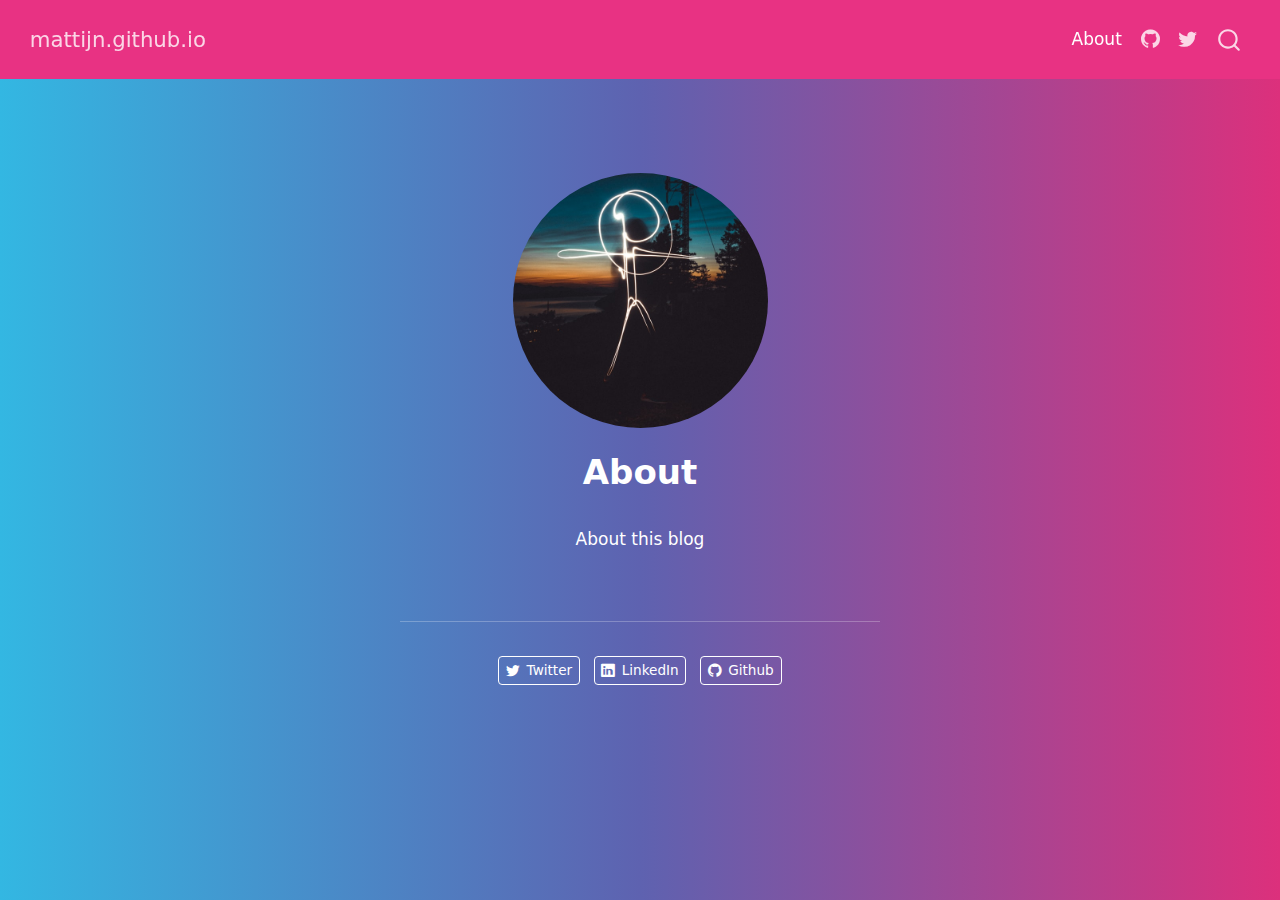
<file: docs/about.html>
<!DOCTYPE html>
<html xmlns="http://www.w3.org/1999/xhtml" lang="en" xml:lang="en"><head>

<meta charset="utf-8">
<meta name="generator" content="quarto-1.4.550">

<meta name="viewport" content="width=device-width, initial-scale=1.0, user-scalable=yes">


<title>mattijn.github.io - About</title>
<style>
code{white-space: pre-wrap;}
span.smallcaps{font-variant: small-caps;}
div.columns{display: flex; gap: min(4vw, 1.5em);}
div.column{flex: auto; overflow-x: auto;}
div.hanging-indent{margin-left: 1.5em; text-indent: -1.5em;}
ul.task-list{list-style: none;}
ul.task-list li input[type="checkbox"] {
  width: 0.8em;
  margin: 0 0.8em 0.2em -1em; /* quarto-specific, see https://github.com/quarto-dev/quarto-cli/issues/4556 */ 
  vertical-align: middle;
}
</style>


<script src="site_libs/quarto-nav/quarto-nav.js"></script>
<script src="site_libs/quarto-nav/headroom.min.js"></script>
<script src="site_libs/clipboard/clipboard.min.js"></script>
<script src="site_libs/quarto-search/autocomplete.umd.js"></script>
<script src="site_libs/quarto-search/fuse.min.js"></script>
<script src="site_libs/quarto-search/quarto-search.js"></script>
<meta name="quarto:offset" content="./">
<script src="site_libs/quarto-html/quarto.js"></script>
<script src="site_libs/quarto-html/popper.min.js"></script>
<script src="site_libs/quarto-html/tippy.umd.min.js"></script>
<link href="site_libs/quarto-html/tippy.css" rel="stylesheet">
<link href="site_libs/quarto-html/quarto-syntax-highlighting.css" rel="stylesheet" id="quarto-text-highlighting-styles">
<script src="site_libs/bootstrap/bootstrap.min.js"></script>
<link href="site_libs/bootstrap/bootstrap-icons.css" rel="stylesheet">
<link href="site_libs/bootstrap/bootstrap.min.css" rel="stylesheet" id="quarto-bootstrap" data-mode="light">
<script id="quarto-search-options" type="application/json">{
  "location": "navbar",
  "copy-button": false,
  "collapse-after": 3,
  "panel-placement": "end",
  "type": "overlay",
  "limit": 50,
  "keyboard-shortcut": [
    "f",
    "/",
    "s"
  ],
  "show-item-context": false,
  "language": {
    "search-no-results-text": "No results",
    "search-matching-documents-text": "matching documents",
    "search-copy-link-title": "Copy link to search",
    "search-hide-matches-text": "Hide additional matches",
    "search-more-match-text": "more match in this document",
    "search-more-matches-text": "more matches in this document",
    "search-clear-button-title": "Clear",
    "search-text-placeholder": "",
    "search-detached-cancel-button-title": "Cancel",
    "search-submit-button-title": "Submit",
    "search-label": "Search"
  }
}</script>


<link rel="stylesheet" href="styles.css">
</head>

<body class="nav-fixed fullcontent">

<div id="quarto-search-results"></div>
  <header id="quarto-header" class="headroom fixed-top">
    <nav class="navbar navbar-expand-lg " data-bs-theme="dark">
      <div class="navbar-container container-fluid">
      <div class="navbar-brand-container mx-auto">
    <a class="navbar-brand" href="./index.html">
    <span class="navbar-title">mattijn.github.io</span>
    </a>
  </div>
            <div id="quarto-search" class="" title="Search"></div>
          <button class="navbar-toggler" type="button" data-bs-toggle="collapse" data-bs-target="#navbarCollapse" aria-controls="navbarCollapse" aria-expanded="false" aria-label="Toggle navigation" onclick="if (window.quartoToggleHeadroom) { window.quartoToggleHeadroom(); }">
  <span class="navbar-toggler-icon"></span>
</button>
          <div class="collapse navbar-collapse" id="navbarCollapse">
            <ul class="navbar-nav navbar-nav-scroll ms-auto">
  <li class="nav-item">
    <a class="nav-link active" href="./about.html" aria-current="page"> 
<span class="menu-text">About</span></a>
  </li>  
  <li class="nav-item compact">
    <a class="nav-link" href="https://github.com/"> <i class="bi bi-github" role="img">
</i> 
<span class="menu-text"></span></a>
  </li>  
  <li class="nav-item compact">
    <a class="nav-link" href="https://twitter.com"> <i class="bi bi-twitter" role="img">
</i> 
<span class="menu-text"></span></a>
  </li>  
</ul>
          </div> <!-- /navcollapse -->
          <div class="quarto-navbar-tools">
</div>
      </div> <!-- /container-fluid -->
    </nav>
</header>
<!-- content -->
<div id="quarto-content" class="quarto-container page-columns page-rows-contents page-layout-article page-navbar">
<!-- sidebar -->
<!-- margin-sidebar -->
    
<!-- main -->
<div class="quarto-about-jolla content">
  <img src="profile.jpg" class="about-image
  round " style="height: 15em; width: 15em;">
 <header id="title-block-header" class="quarto-title-block default">
<div class="quarto-title">
<h1 class="title">About</h1>
</div>
<div class="quarto-title-meta">
  </div>
</header><main class="content" id="quarto-document-content">
<p>About this blog</p>


</main> 
  <hr class="about-sep">
   <div class="about-links">
  <a href="https://twitter.com" class="about-link" rel="" target="">
    <i class="bi bi-twitter"></i>
     <span class="about-link-text">Twitter</span>
  </a>
  <a href="https://linkedin.com" class="about-link" rel="" target="">
    <i class="bi bi-linkedin"></i>
     <span class="about-link-text">LinkedIn</span>
  </a>
  <a href="https://github.com" class="about-link" rel="" target="">
    <i class="bi bi-github"></i>
     <span class="about-link-text">Github</span>
  </a>
</div>
</div>
 <!-- /main -->
<script id="quarto-html-after-body" type="application/javascript">
window.document.addEventListener("DOMContentLoaded", function (event) {
  const toggleBodyColorMode = (bsSheetEl) => {
    const mode = bsSheetEl.getAttribute("data-mode");
    const bodyEl = window.document.querySelector("body");
    if (mode === "dark") {
      bodyEl.classList.add("quarto-dark");
      bodyEl.classList.remove("quarto-light");
    } else {
      bodyEl.classList.add("quarto-light");
      bodyEl.classList.remove("quarto-dark");
    }
  }
  const toggleBodyColorPrimary = () => {
    const bsSheetEl = window.document.querySelector("link#quarto-bootstrap");
    if (bsSheetEl) {
      toggleBodyColorMode(bsSheetEl);
    }
  }
  toggleBodyColorPrimary();  
  const isCodeAnnotation = (el) => {
    for (const clz of el.classList) {
      if (clz.startsWith('code-annotation-')) {                     
        return true;
      }
    }
    return false;
  }
  const clipboard = new window.ClipboardJS('.code-copy-button', {
    text: function(trigger) {
      const codeEl = trigger.previousElementSibling.cloneNode(true);
      for (const childEl of codeEl.children) {
        if (isCodeAnnotation(childEl)) {
          childEl.remove();
        }
      }
      return codeEl.innerText;
    }
  });
  clipboard.on('success', function(e) {
    // button target
    const button = e.trigger;
    // don't keep focus
    button.blur();
    // flash "checked"
    button.classList.add('code-copy-button-checked');
    var currentTitle = button.getAttribute("title");
    button.setAttribute("title", "Copied!");
    let tooltip;
    if (window.bootstrap) {
      button.setAttribute("data-bs-toggle", "tooltip");
      button.setAttribute("data-bs-placement", "left");
      button.setAttribute("data-bs-title", "Copied!");
      tooltip = new bootstrap.Tooltip(button, 
        { trigger: "manual", 
          customClass: "code-copy-button-tooltip",
          offset: [0, -8]});
      tooltip.show();    
    }
    setTimeout(function() {
      if (tooltip) {
        tooltip.hide();
        button.removeAttribute("data-bs-title");
        button.removeAttribute("data-bs-toggle");
        button.removeAttribute("data-bs-placement");
      }
      button.setAttribute("title", currentTitle);
      button.classList.remove('code-copy-button-checked');
    }, 1000);
    // clear code selection
    e.clearSelection();
  });
  function tippyHover(el, contentFn, onTriggerFn, onUntriggerFn) {
    const config = {
      allowHTML: true,
      maxWidth: 500,
      delay: 100,
      arrow: false,
      appendTo: function(el) {
          return el.parentElement;
      },
      interactive: true,
      interactiveBorder: 10,
      theme: 'quarto',
      placement: 'bottom-start',
    };
    if (contentFn) {
      config.content = contentFn;
    }
    if (onTriggerFn) {
      config.onTrigger = onTriggerFn;
    }
    if (onUntriggerFn) {
      config.onUntrigger = onUntriggerFn;
    }
    window.tippy(el, config); 
  }
  const noterefs = window.document.querySelectorAll('a[role="doc-noteref"]');
  for (var i=0; i<noterefs.length; i++) {
    const ref = noterefs[i];
    tippyHover(ref, function() {
      // use id or data attribute instead here
      let href = ref.getAttribute('data-footnote-href') || ref.getAttribute('href');
      try { href = new URL(href).hash; } catch {}
      const id = href.replace(/^#\/?/, "");
      const note = window.document.getElementById(id);
      return note.innerHTML;
    });
  }
  const xrefs = window.document.querySelectorAll('a.quarto-xref');
  const processXRef = (id, note) => {
    // Strip column container classes
    const stripColumnClz = (el) => {
      el.classList.remove("page-full", "page-columns");
      if (el.children) {
        for (const child of el.children) {
          stripColumnClz(child);
        }
      }
    }
    stripColumnClz(note)
    if (id === null || id.startsWith('sec-')) {
      // Special case sections, only their first couple elements
      const container = document.createElement("div");
      if (note.children && note.children.length > 2) {
        container.appendChild(note.children[0].cloneNode(true));
        for (let i = 1; i < note.children.length; i++) {
          const child = note.children[i];
          if (child.tagName === "P" && child.innerText === "") {
            continue;
          } else {
            container.appendChild(child.cloneNode(true));
            break;
          }
        }
        if (window.Quarto?.typesetMath) {
          window.Quarto.typesetMath(container);
        }
        return container.innerHTML
      } else {
        if (window.Quarto?.typesetMath) {
          window.Quarto.typesetMath(note);
        }
        return note.innerHTML;
      }
    } else {
      // Remove any anchor links if they are present
      const anchorLink = note.querySelector('a.anchorjs-link');
      if (anchorLink) {
        anchorLink.remove();
      }
      if (window.Quarto?.typesetMath) {
        window.Quarto.typesetMath(note);
      }
      // TODO in 1.5, we should make sure this works without a callout special case
      if (note.classList.contains("callout")) {
        return note.outerHTML;
      } else {
        return note.innerHTML;
      }
    }
  }
  for (var i=0; i<xrefs.length; i++) {
    const xref = xrefs[i];
    tippyHover(xref, undefined, function(instance) {
      instance.disable();
      let url = xref.getAttribute('href');
      let hash = undefined; 
      if (url.startsWith('#')) {
        hash = url;
      } else {
        try { hash = new URL(url).hash; } catch {}
      }
      if (hash) {
        const id = hash.replace(/^#\/?/, "");
        const note = window.document.getElementById(id);
        if (note !== null) {
          try {
            const html = processXRef(id, note.cloneNode(true));
            instance.setContent(html);
          } finally {
            instance.enable();
            instance.show();
          }
        } else {
          // See if we can fetch this
          fetch(url.split('#')[0])
          .then(res => res.text())
          .then(html => {
            const parser = new DOMParser();
            const htmlDoc = parser.parseFromString(html, "text/html");
            const note = htmlDoc.getElementById(id);
            if (note !== null) {
              const html = processXRef(id, note);
              instance.setContent(html);
            } 
          }).finally(() => {
            instance.enable();
            instance.show();
          });
        }
      } else {
        // See if we can fetch a full url (with no hash to target)
        // This is a special case and we should probably do some content thinning / targeting
        fetch(url)
        .then(res => res.text())
        .then(html => {
          const parser = new DOMParser();
          const htmlDoc = parser.parseFromString(html, "text/html");
          const note = htmlDoc.querySelector('main.content');
          if (note !== null) {
            // This should only happen for chapter cross references
            // (since there is no id in the URL)
            // remove the first header
            if (note.children.length > 0 && note.children[0].tagName === "HEADER") {
              note.children[0].remove();
            }
            const html = processXRef(null, note);
            instance.setContent(html);
          } 
        }).finally(() => {
          instance.enable();
          instance.show();
        });
      }
    }, function(instance) {
    });
  }
      let selectedAnnoteEl;
      const selectorForAnnotation = ( cell, annotation) => {
        let cellAttr = 'data-code-cell="' + cell + '"';
        let lineAttr = 'data-code-annotation="' +  annotation + '"';
        const selector = 'span[' + cellAttr + '][' + lineAttr + ']';
        return selector;
      }
      const selectCodeLines = (annoteEl) => {
        const doc = window.document;
        const targetCell = annoteEl.getAttribute("data-target-cell");
        const targetAnnotation = annoteEl.getAttribute("data-target-annotation");
        const annoteSpan = window.document.querySelector(selectorForAnnotation(targetCell, targetAnnotation));
        const lines = annoteSpan.getAttribute("data-code-lines").split(",");
        const lineIds = lines.map((line) => {
          return targetCell + "-" + line;
        })
        let top = null;
        let height = null;
        let parent = null;
        if (lineIds.length > 0) {
            //compute the position of the single el (top and bottom and make a div)
            const el = window.document.getElementById(lineIds[0]);
            top = el.offsetTop;
            height = el.offsetHeight;
            parent = el.parentElement.parentElement;
          if (lineIds.length > 1) {
            const lastEl = window.document.getElementById(lineIds[lineIds.length - 1]);
            const bottom = lastEl.offsetTop + lastEl.offsetHeight;
            height = bottom - top;
          }
          if (top !== null && height !== null && parent !== null) {
            // cook up a div (if necessary) and position it 
            let div = window.document.getElementById("code-annotation-line-highlight");
            if (div === null) {
              div = window.document.createElement("div");
              div.setAttribute("id", "code-annotation-line-highlight");
              div.style.position = 'absolute';
              parent.appendChild(div);
            }
            div.style.top = top - 2 + "px";
            div.style.height = height + 4 + "px";
            div.style.left = 0;
            let gutterDiv = window.document.getElementById("code-annotation-line-highlight-gutter");
            if (gutterDiv === null) {
              gutterDiv = window.document.createElement("div");
              gutterDiv.setAttribute("id", "code-annotation-line-highlight-gutter");
              gutterDiv.style.position = 'absolute';
              const codeCell = window.document.getElementById(targetCell);
              const gutter = codeCell.querySelector('.code-annotation-gutter');
              gutter.appendChild(gutterDiv);
            }
            gutterDiv.style.top = top - 2 + "px";
            gutterDiv.style.height = height + 4 + "px";
          }
          selectedAnnoteEl = annoteEl;
        }
      };
      const unselectCodeLines = () => {
        const elementsIds = ["code-annotation-line-highlight", "code-annotation-line-highlight-gutter"];
        elementsIds.forEach((elId) => {
          const div = window.document.getElementById(elId);
          if (div) {
            div.remove();
          }
        });
        selectedAnnoteEl = undefined;
      };
        // Handle positioning of the toggle
    window.addEventListener(
      "resize",
      throttle(() => {
        elRect = undefined;
        if (selectedAnnoteEl) {
          selectCodeLines(selectedAnnoteEl);
        }
      }, 10)
    );
    function throttle(fn, ms) {
    let throttle = false;
    let timer;
      return (...args) => {
        if(!throttle) { // first call gets through
            fn.apply(this, args);
            throttle = true;
        } else { // all the others get throttled
            if(timer) clearTimeout(timer); // cancel #2
            timer = setTimeout(() => {
              fn.apply(this, args);
              timer = throttle = false;
            }, ms);
        }
      };
    }
      // Attach click handler to the DT
      const annoteDls = window.document.querySelectorAll('dt[data-target-cell]');
      for (const annoteDlNode of annoteDls) {
        annoteDlNode.addEventListener('click', (event) => {
          const clickedEl = event.target;
          if (clickedEl !== selectedAnnoteEl) {
            unselectCodeLines();
            const activeEl = window.document.querySelector('dt[data-target-cell].code-annotation-active');
            if (activeEl) {
              activeEl.classList.remove('code-annotation-active');
            }
            selectCodeLines(clickedEl);
            clickedEl.classList.add('code-annotation-active');
          } else {
            // Unselect the line
            unselectCodeLines();
            clickedEl.classList.remove('code-annotation-active');
          }
        });
      }
  const findCites = (el) => {
    const parentEl = el.parentElement;
    if (parentEl) {
      const cites = parentEl.dataset.cites;
      if (cites) {
        return {
          el,
          cites: cites.split(' ')
        };
      } else {
        return findCites(el.parentElement)
      }
    } else {
      return undefined;
    }
  };
  var bibliorefs = window.document.querySelectorAll('a[role="doc-biblioref"]');
  for (var i=0; i<bibliorefs.length; i++) {
    const ref = bibliorefs[i];
    const citeInfo = findCites(ref);
    if (citeInfo) {
      tippyHover(citeInfo.el, function() {
        var popup = window.document.createElement('div');
        citeInfo.cites.forEach(function(cite) {
          var citeDiv = window.document.createElement('div');
          citeDiv.classList.add('hanging-indent');
          citeDiv.classList.add('csl-entry');
          var biblioDiv = window.document.getElementById('ref-' + cite);
          if (biblioDiv) {
            citeDiv.innerHTML = biblioDiv.innerHTML;
          }
          popup.appendChild(citeDiv);
        });
        return popup.innerHTML;
      });
    }
  }
});
</script>
</div> <!-- /content -->




</body></html>
</file>
<file: docs/site_libs/quarto-html/tippy.css>
.tippy-box[data-animation=fade][data-state=hidden]{opacity:0}[data-tippy-root]{max-width:calc(100vw - 10px)}.tippy-box{position:relative;background-color:#333;color:#fff;border-radius:4px;font-size:14px;line-height:1.4;white-space:normal;outline:0;transition-property:transform,visibility,opacity}.tippy-box[data-placement^=top]>.tippy-arrow{bottom:0}.tippy-box[data-placement^=top]>.tippy-arrow:before{bottom:-7px;left:0;border-width:8px 8px 0;border-top-color:initial;transform-origin:center top}.tippy-box[data-placement^=bottom]>.tippy-arrow{top:0}.tippy-box[data-placement^=bottom]>.tippy-arrow:before{top:-7px;left:0;border-width:0 8px 8px;border-bottom-color:initial;transform-origin:center bottom}.tippy-box[data-placement^=left]>.tippy-arrow{right:0}.tippy-box[data-placement^=left]>.tippy-arrow:before{border-width:8px 0 8px 8px;border-left-color:initial;right:-7px;transform-origin:center left}.tippy-box[data-placement^=right]>.tippy-arrow{left:0}.tippy-box[data-placement^=right]>.tippy-arrow:before{left:-7px;border-width:8px 8px 8px 0;border-right-color:initial;transform-origin:center right}.tippy-box[data-inertia][data-state=visible]{transition-timing-function:cubic-bezier(.54,1.5,.38,1.11)}.tippy-arrow{width:16px;height:16px;color:#333}.tippy-arrow:before{content:"";position:absolute;border-color:transparent;border-style:solid}.tippy-content{position:relative;padding:5px 9px;z-index:1}
</file>
<file: docs/site_libs/quarto-html/quarto-syntax-highlighting.css>
/* quarto syntax highlight colors */
:root {
  --quarto-hl-ot-color: #003B4F;
  --quarto-hl-at-color: #657422;
  --quarto-hl-ss-color: #20794D;
  --quarto-hl-an-color: #5E5E5E;
  --quarto-hl-fu-color: #4758AB;
  --quarto-hl-st-color: #20794D;
  --quarto-hl-cf-color: #003B4F;
  --quarto-hl-op-color: #5E5E5E;
  --quarto-hl-er-color: #AD0000;
  --quarto-hl-bn-color: #AD0000;
  --quarto-hl-al-color: #AD0000;
  --quarto-hl-va-color: #111111;
  --quarto-hl-bu-color: inherit;
  --quarto-hl-ex-color: inherit;
  --quarto-hl-pp-color: #AD0000;
  --quarto-hl-in-color: #5E5E5E;
  --quarto-hl-vs-color: #20794D;
  --quarto-hl-wa-color: #5E5E5E;
  --quarto-hl-do-color: #5E5E5E;
  --quarto-hl-im-color: #00769E;
  --quarto-hl-ch-color: #20794D;
  --quarto-hl-dt-color: #AD0000;
  --quarto-hl-fl-color: #AD0000;
  --quarto-hl-co-color: #5E5E5E;
  --quarto-hl-cv-color: #5E5E5E;
  --quarto-hl-cn-color: #8f5902;
  --quarto-hl-sc-color: #5E5E5E;
  --quarto-hl-dv-color: #AD0000;
  --quarto-hl-kw-color: #003B4F;
}

/* other quarto variables */
:root {
  --quarto-font-monospace: SFMono-Regular, Menlo, Monaco, Consolas, "Liberation Mono", "Courier New", monospace;
}

pre > code.sourceCode > span {
  color: #003B4F;
}

code span {
  color: #003B4F;
}

code.sourceCode > span {
  color: #003B4F;
}

div.sourceCode,
div.sourceCode pre.sourceCode {
  color: #003B4F;
}

code span.ot {
  color: #003B4F;
  font-style: inherit;
}

code span.at {
  color: #657422;
  font-style: inherit;
}

code span.ss {
  color: #20794D;
  font-style: inherit;
}

code span.an {
  color: #5E5E5E;
  font-style: inherit;
}

code span.fu {
  color: #4758AB;
  font-style: inherit;
}

code span.st {
  color: #20794D;
  font-style: inherit;
}

code span.cf {
  color: #003B4F;
  font-style: inherit;
}

code span.op {
  color: #5E5E5E;
  font-style: inherit;
}

code span.er {
  color: #AD0000;
  font-style: inherit;
}

code span.bn {
  color: #AD0000;
  font-style: inherit;
}

code span.al {
  color: #AD0000;
  font-style: inherit;
}

code span.va {
  color: #111111;
  font-style: inherit;
}

code span.bu {
  font-style: inherit;
}

code span.ex {
  font-style: inherit;
}

code span.pp {
  color: #AD0000;
  font-style: inherit;
}

code span.in {
  color: #5E5E5E;
  font-style: inherit;
}

code span.vs {
  color: #20794D;
  font-style: inherit;
}

code span.wa {
  color: #5E5E5E;
  font-style: italic;
}

code span.do {
  color: #5E5E5E;
  font-style: italic;
}

code span.im {
  color: #00769E;
  font-style: inherit;
}

code span.ch {
  color: #20794D;
  font-style: inherit;
}

code span.dt {
  color: #AD0000;
  font-style: inherit;
}

code span.fl {
  color: #AD0000;
  font-style: inherit;
}

code span.co {
  color: #5E5E5E;
  font-style: inherit;
}

code span.cv {
  color: #5E5E5E;
  font-style: italic;
}

code span.cn {
  color: #8f5902;
  font-style: inherit;
}

code span.sc {
  color: #5E5E5E;
  font-style: inherit;
}

code span.dv {
  color: #AD0000;
  font-style: inherit;
}

code span.kw {
  color: #003B4F;
  font-style: inherit;
}

.prevent-inlining {
  content: "</";
}

/*# sourceMappingURL=debc5d5d77c3f9108843748ff7464032.css.map */
</file>
<file: docs/styles.css>
/* css styles */
</file>
<file: site_libs/quarto-html/tippy.css>
.tippy-box[data-animation=fade][data-state=hidden]{opacity:0}[data-tippy-root]{max-width:calc(100vw - 10px)}.tippy-box{position:relative;background-color:#333;color:#fff;border-radius:4px;font-size:14px;line-height:1.4;white-space:normal;outline:0;transition-property:transform,visibility,opacity}.tippy-box[data-placement^=top]>.tippy-arrow{bottom:0}.tippy-box[data-placement^=top]>.tippy-arrow:before{bottom:-7px;left:0;border-width:8px 8px 0;border-top-color:initial;transform-origin:center top}.tippy-box[data-placement^=bottom]>.tippy-arrow{top:0}.tippy-box[data-placement^=bottom]>.tippy-arrow:before{top:-7px;left:0;border-width:0 8px 8px;border-bottom-color:initial;transform-origin:center bottom}.tippy-box[data-placement^=left]>.tippy-arrow{right:0}.tippy-box[data-placement^=left]>.tippy-arrow:before{border-width:8px 0 8px 8px;border-left-color:initial;right:-7px;transform-origin:center left}.tippy-box[data-placement^=right]>.tippy-arrow{left:0}.tippy-box[data-placement^=right]>.tippy-arrow:before{left:-7px;border-width:8px 8px 8px 0;border-right-color:initial;transform-origin:center right}.tippy-box[data-inertia][data-state=visible]{transition-timing-function:cubic-bezier(.54,1.5,.38,1.11)}.tippy-arrow{width:16px;height:16px;color:#333}.tippy-arrow:before{content:"";position:absolute;border-color:transparent;border-style:solid}.tippy-content{position:relative;padding:5px 9px;z-index:1}
</file>
<file: site_libs/quarto-html/quarto-syntax-highlighting.css>
/* quarto syntax highlight colors */
:root {
  --quarto-hl-ot-color: #003B4F;
  --quarto-hl-at-color: #657422;
  --quarto-hl-ss-color: #20794D;
  --quarto-hl-an-color: #5E5E5E;
  --quarto-hl-fu-color: #4758AB;
  --quarto-hl-st-color: #20794D;
  --quarto-hl-cf-color: #003B4F;
  --quarto-hl-op-color: #5E5E5E;
  --quarto-hl-er-color: #AD0000;
  --quarto-hl-bn-color: #AD0000;
  --quarto-hl-al-color: #AD0000;
  --quarto-hl-va-color: #111111;
  --quarto-hl-bu-color: inherit;
  --quarto-hl-ex-color: inherit;
  --quarto-hl-pp-color: #AD0000;
  --quarto-hl-in-color: #5E5E5E;
  --quarto-hl-vs-color: #20794D;
  --quarto-hl-wa-color: #5E5E5E;
  --quarto-hl-do-color: #5E5E5E;
  --quarto-hl-im-color: #00769E;
  --quarto-hl-ch-color: #20794D;
  --quarto-hl-dt-color: #AD0000;
  --quarto-hl-fl-color: #AD0000;
  --quarto-hl-co-color: #5E5E5E;
  --quarto-hl-cv-color: #5E5E5E;
  --quarto-hl-cn-color: #8f5902;
  --quarto-hl-sc-color: #5E5E5E;
  --quarto-hl-dv-color: #AD0000;
  --quarto-hl-kw-color: #003B4F;
}

/* other quarto variables */
:root {
  --quarto-font-monospace: SFMono-Regular, Menlo, Monaco, Consolas, "Liberation Mono", "Courier New", monospace;
}

pre > code.sourceCode > span {
  color: #003B4F;
}

code span {
  color: #003B4F;
}

code.sourceCode > span {
  color: #003B4F;
}

div.sourceCode,
div.sourceCode pre.sourceCode {
  color: #003B4F;
}

code span.ot {
  color: #003B4F;
  font-style: inherit;
}

code span.at {
  color: #657422;
  font-style: inherit;
}

code span.ss {
  color: #20794D;
  font-style: inherit;
}

code span.an {
  color: #5E5E5E;
  font-style: inherit;
}

code span.fu {
  color: #4758AB;
  font-style: inherit;
}

code span.st {
  color: #20794D;
  font-style: inherit;
}

code span.cf {
  color: #003B4F;
  font-style: inherit;
}

code span.op {
  color: #5E5E5E;
  font-style: inherit;
}

code span.er {
  color: #AD0000;
  font-style: inherit;
}

code span.bn {
  color: #AD0000;
  font-style: inherit;
}

code span.al {
  color: #AD0000;
  font-style: inherit;
}

code span.va {
  color: #111111;
  font-style: inherit;
}

code span.bu {
  font-style: inherit;
}

code span.ex {
  font-style: inherit;
}

code span.pp {
  color: #AD0000;
  font-style: inherit;
}

code span.in {
  color: #5E5E5E;
  font-style: inherit;
}

code span.vs {
  color: #20794D;
  font-style: inherit;
}

code span.wa {
  color: #5E5E5E;
  font-style: italic;
}

code span.do {
  color: #5E5E5E;
  font-style: italic;
}

code span.im {
  color: #00769E;
  font-style: inherit;
}

code span.ch {
  color: #20794D;
  font-style: inherit;
}

code span.dt {
  color: #AD0000;
  font-style: inherit;
}

code span.fl {
  color: #AD0000;
  font-style: inherit;
}

code span.co {
  color: #5E5E5E;
  font-style: inherit;
}

code span.cv {
  color: #5E5E5E;
  font-style: italic;
}

code span.cn {
  color: #8f5902;
  font-style: inherit;
}

code span.sc {
  color: #5E5E5E;
  font-style: inherit;
}

code span.dv {
  color: #AD0000;
  font-style: inherit;
}

code span.kw {
  color: #003B4F;
  font-style: inherit;
}

.prevent-inlining {
  content: "</";
}

/*# sourceMappingURL=debc5d5d77c3f9108843748ff7464032.css.map */
</file>
<file: styles.css>
/* css styles */
</file>
